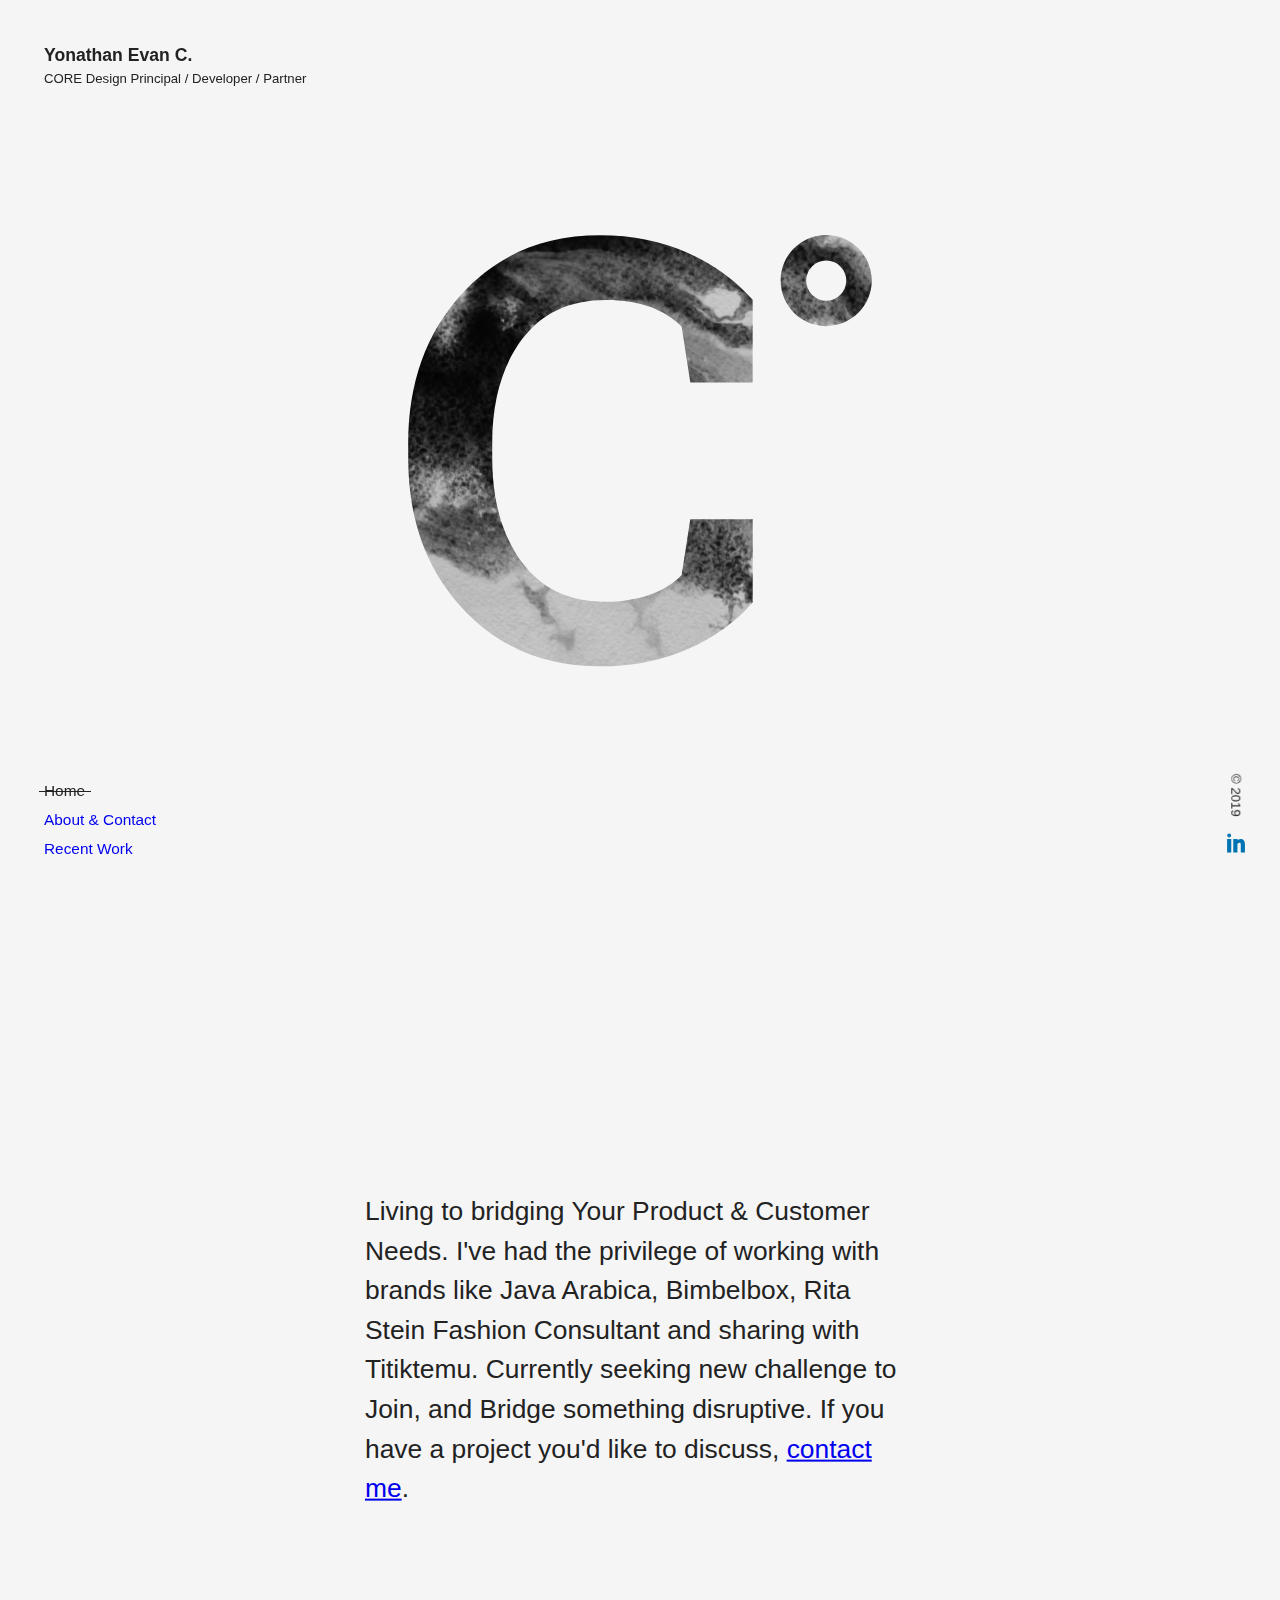
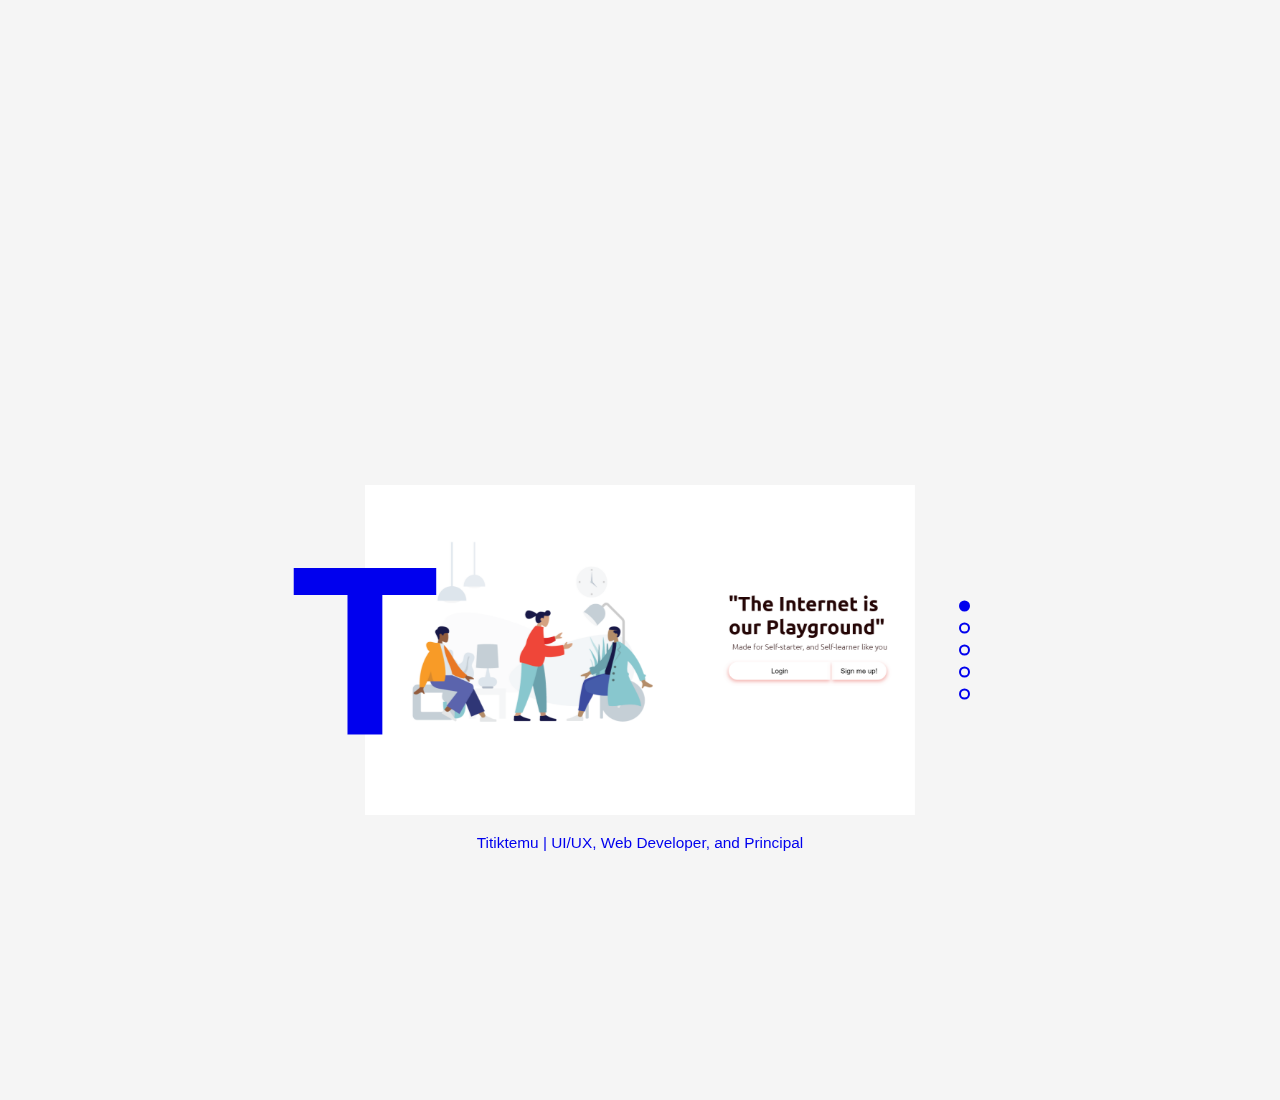
<file: index.html>
﻿<!doctype html>

<html class="no-js" lang="">
	
	<head>
		
		<meta charset="utf-8">
		<meta http-equiv="x-ua-compatible" content="ie=edge">
		<title>CORE Design | Branding, UI& UX, Design Ninja</title>
		<meta name="description" content="">
		<meta name="viewport" content="width=device-width, initial-scale=1, minimum-scale=1, user-scalable=no">
		<link rel="icon" type="image/png" href="css\img\32-pix-Core.png" sizes="32x32">
		<link rel="icon" type="image/png" href="css\img\16-pix-Core.png" sizes="16x16">
		<link rel="stylesheet" type="text/css" href="https://cloud.typography.com/717918/7705352/css/fonts.css">
		<link rel="stylesheet" href="css\main.css?v=2.0.7">
		<script src="js\vendor\modernizr-2.8.3.min.js"></script>
		
	</head>
	
	<body>
	
		<div id="loader" class="loading"></div>
		
		<h1>Yonathan Evan C. <br><span>CORE Design Principal / Developer / Partner</span></h1>
		
		<ul id="nav">
			<li class="current"><a href="#home">Home</a></li>
			<li><a href="#about">About &amp; Contact</a></li>
			<li id="trigger-cycle"><a href="#work">Recent Work</a></li>
		</ul>
		
		<section id="home">
			<video id="ink" preload="auto" poster="css/img/cover.jpg"> 
				<source src="css\img\ink.mp4" type="video/mp4">
			</video>
			<div id="command"></div>
		</section>
		
		<section id="about">
			<p>Living to bridging Your Product &amp; Customer Needs. I've had the privilege of working with brands like Java Arabica, Bimbelbox, Rita Stein Fashion Consultant and sharing with Titiktemu. Currently seeking new challenge to Join, and Bridge something disruptive. If you have a project you'd like to discuss, <span id="trigger-contact">contact me</span>.</p>
			<form action="mailto:yonathanevan@gmail.com" enctype="application/x-www-form-urlencoded;" id="contact-form" class="form-horizontal" role="form" method="post">
				<ul class="cf">
					<li>
						<label>
							<span>Name</span>
							<input type="text" class="form-control" id="form-name" name="form-name" required="">
						</label>
					</li>
					<li>
						<label>
							<span>URL / Project Name</span>
							<input type="text" class="form-control" id="form-subject" name="form-subject" required="">
						</label>
					</li>
					<li>
						<label>
							<span>Phone (Whatsapp Number)</span>
							<input type="tel" class="form-control" id="form-phone" name="form-phone" required="">
						</label>
					</li>
					<li>
						<label>
							<span>Email</span>
							<input type="email" class="form-control" id="form-email" name="form-email" required="">
						</label>
					</li>
					<li>
						<label>
							<span>Tell me about your project</span>
							<textarea class="form-control" rows="6" id="form-message" name="form-message" required=""></textarea>
						</label>
					</li>
				</ul>
				<div class="submit">
					<button type="submit"><span>Submit</span></button>
				</div>	
		</section>
		
		<section id="work">
			<nav id="cycle">
				<a class="active" href="https://titiktemuchat.firebaseapp.com" target="_blank">
					<div data-mouse-parallax=".05" class="bg" style="background-image: url(css/img/bg-titiktemu.png)"></div>
					<div class="cap"><span data-mouse-parallax=".03">T</span></div>
					<div data-mouse-parallax=".03" class="url">Titiktemu | UI/UX, Web Developer, and Principal</div>
				</a>
				<a>
					<div data-mouse-parallax=".05" class="bg" style="background-image: url(css/img/bg-rita.png)"></div>
					<div class="cap"><span data-mouse-parallax=".03">R</span></div>
					<div data-mouse-parallax=".03" class="url">Rita Stein Personal Porfolio | Personal Design Consultant</div>
				</a>
				<a href="https://studentofcoding.github.io/Bimbelbox/" target="_blank">
					<div data-mouse-parallax=".05" class="bg" style="background-image: url(css/img/bg-bimbel.png)"></div>
					<div class="cap"><span data-mouse-parallax=".03">B</span></div>
					<div data-mouse-parallax=".03" class="url">Bimbelbox | UI/UX Designer</div>
				</a>
				<a>
					<div data-mouse-parallax=".05" class="bg" style="background-image: url(css/img/bg-java.png)"></div>
					<div class="cap"><span data-mouse-parallax=".03">J</span></div>
					<div data-mouse-parallax=".03" class="url">Java Arabica | Branding</div>
				</a>
				<a>
					<div data-mouse-parallax=".05" class="bg" style="background-image: url(css/img/bg-cone.png)"></div>
					<div class="cap"><span data-mouse-parallax=".03">C</span></div>
					<div data-mouse-parallax=".03" class="url">CONE Parking | UI/UX Designer</div>
				</a>
				<nav id="pager"><span class="active"></span><span></span><span></span><span></span><span></span></nav>
			</nav>
			<svg id="cycle-loader" class="hide" x="0px" y="0px" viewbox="0 0 40 40" style="enable-background:new 0 0 40 40;">
				<circle fill="none" cx="20" cy="20" r="18"></circle>
			</svg>
		</section>
		
		<div id="copyright">&copy; 2019</div>
		
		<a id="linkedin" href="https://www.linkedin.com/in/yonathan-evan-69a2a08a/" target="_blank"></a>
		
		<script src="https://code.jquery.com/jquery-1.12.0.min.js"></script>
		<script>window.jQuery || document.write('<script src="js/vendor/jquery-1.12.0.min.js"><\/script>')</script>
		<script src="js\plugins.js"></script>
		<script src="js\contact-form.js"></script>
		<script type="text/javascript">new ContactForm('#contact-form', { endpoint: './process.php' });</script>
		<script src="js\main.js?v=1.0.1"></script>
		<!-- <script>
			(function(i,s,o,g,r,a,m){i['GoogleAnalyticsObject']=r;i[r]=i[r]||function(){
			(i[r].q=i[r].q||[]).push(arguments)},i[r].l=1*new Date();a=s.createElement(o),
			m=s.getElementsByTagName(o)[0];a.async=1;a.src=g;m.parentNode.insertBefore(a,m)
			})(window,document,'script','https://www.google-analytics.com/analytics.js','ga');
			ga('create', 'UA-80700500-1', 'auto');
			ga('send', 'pageview');
		</script> -->
	
	</body>

</html>



				
				<!--<form accept-charset="UTF-8" action="https://usebasin.com/f/93a2f865c107" enctype="multipart/form-data" method="POST">
				<label for="email-address">Email Address</label>
					<input type="email" id="email" name="email" required>
				<label for="num">Number (</label>
					<textarea rows="4" cols="50" name="comment" required>
					</textarea>
			<div class="g-recaptcha" data-sitekey="6Lew3SMUAAAAAJ82QoS7gqOTkRI_dhYrFy1f7Sqy">
			</div>
			<button type="submit">Submit</button>
			</form> -->
</file>
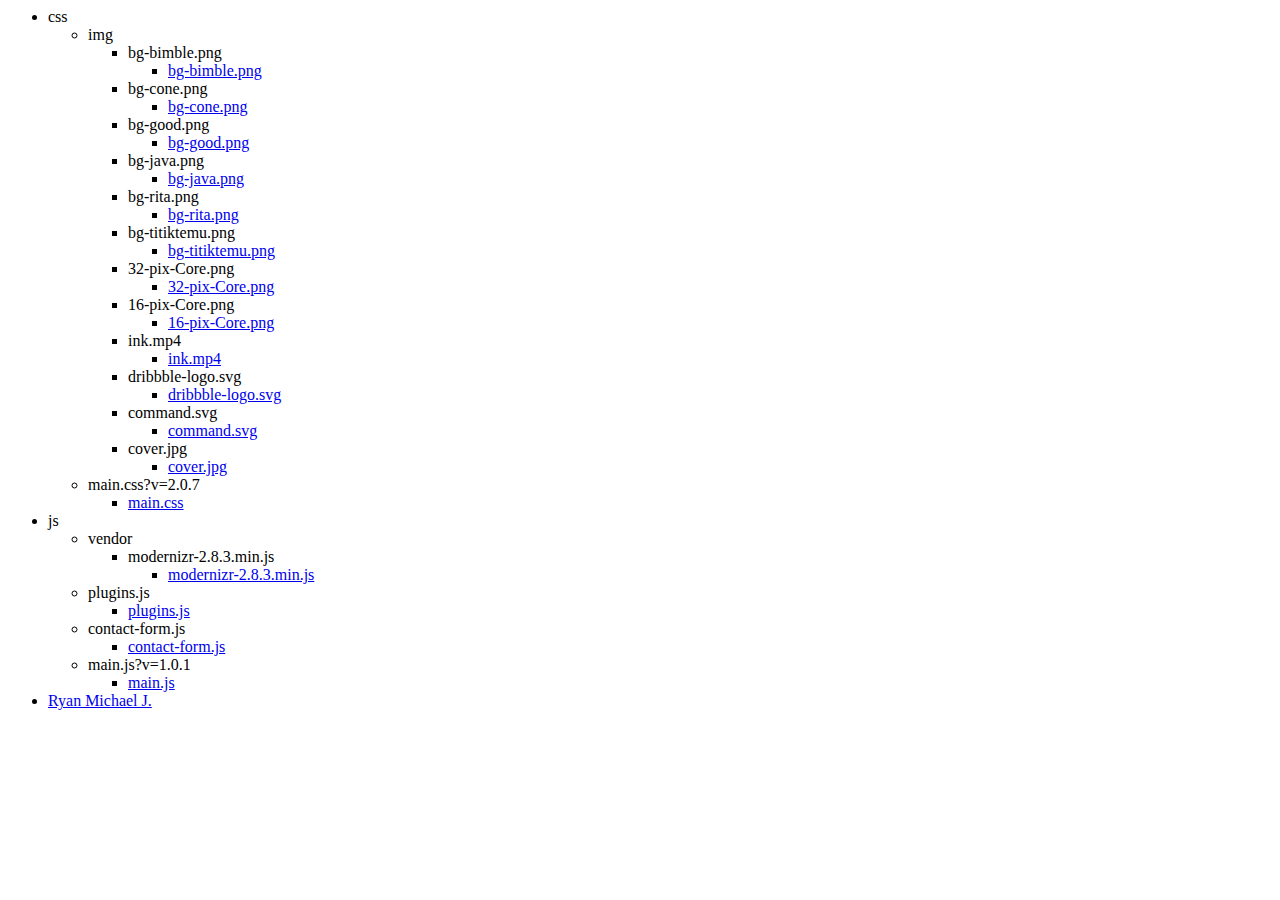
<file: index-wcopy.html>
﻿<html>
<body>
  <ul>
   <li>css
    <ul>
     <li>img
      <ul>
       <li>bg-bimble.png
        <ul>
        <li><a href="css\img\bg-bimble.png">bg-bimble.png</a></li>
        </ul>
       </li>
       <li>bg-cone.png
        <ul>
        <li><a href="css\img\bg-t.jpg">bg-cone.png</a></li>
        </ul>
       </li>
       <li>bg-good.png
        <ul>
        <li><a href="css\img\bg-good.png">bg-good.png</a></li>
        </ul>
       </li>
       <li>bg-java.png
        <ul>
        <li><a href="css\img\bg-java.png">bg-java.png</a></li>
        </ul>
       </li>
       <li>bg-rita.png
        <ul>
        <li><a href="css\img\bg-rita.png">bg-rita.png</a></li>
        </ul>
       </li>
       <li>bg-titiktemu.png
        <ul>
        <li><a href="css\img\bg-titiktemu.png">bg-titiktemu.png</a></li>
        </ul>
       </li>
       <li>32-pix-Core.png
        <ul>
        <li><a href="css\img\32-pix-Core.png">32-pix-Core.png</a></li>
        </ul>
       </li>
       <li>16-pix-Core.png
        <ul>
        <li><a href="css\img\16-pix-Core.png">16-pix-Core.png</a></li>
        </ul>
       </li>
       <li>ink.mp4
        <ul>
        <li><a href="css\img\ink.mp4">ink.mp4</a></li>
        </ul>
       </li>
       <li>dribbble-logo.svg
        <ul>
        <li><a href="css\img\dribbble-logo.svg">dribbble-logo.svg</a></li>
        </ul>
       </li>
       <li>command.svg
        <ul>
        <li><a href="css\img\command.svg">command.svg</a></li>
        </ul>
       </li>
       <li>cover.jpg
        <ul>
        <li><a href="css\img\cover.jpg">cover.jpg</a></li>
        </ul>
       </li>
      </ul>
     </li>
     <li>main.css?v=2.0.7
      <ul>
      <li><a href="css\main.css">main.css</a></li>
      </ul>
     </li>
    </ul>
   </li>
   <li>js
    <ul>
     <li>vendor
      <ul>
       <li>modernizr-2.8.3.min.js
        <ul>
        <li><a href="js\vendor\modernizr-2.8.3.min.js">modernizr-2.8.3.min.js</a></li>
        </ul>
       </li>
      </ul>
     </li>
     <li>plugins.js
      <ul>
      <li><a href="js\plugins.js">plugins.js</a></li>
      </ul>
     </li>
     <li>contact-form.js
      <ul>
      <li><a href="js\contact-form.js">contact-form.js</a></li>
      </ul>
     </li>
     <li>main.js?v=1.0.1
      <ul>
      <li><a href="js\main.js">main.js</a></li>
      </ul>
     </li>
    </ul>
   </li>
  <li><a href="index.htm">Ryan Michael J.</a></li>
  </ul>
</body>
</html>
</file>
